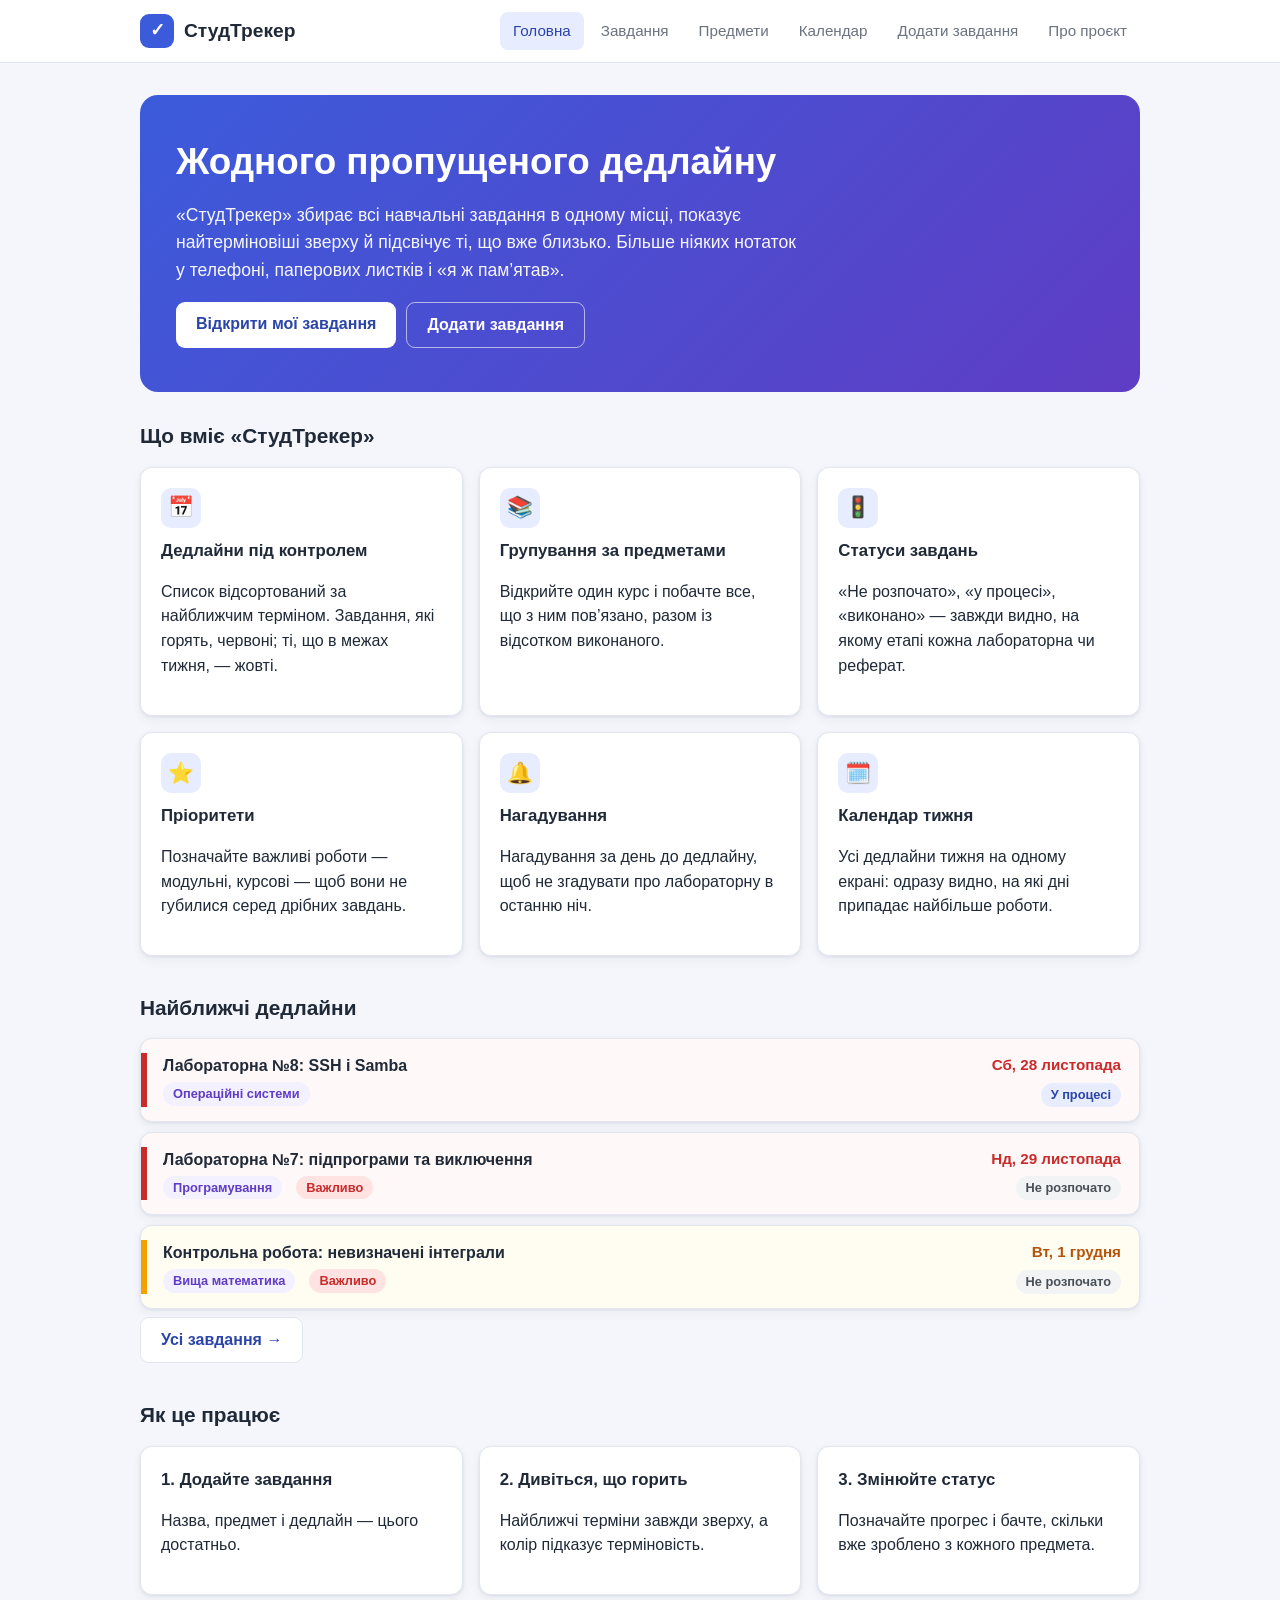
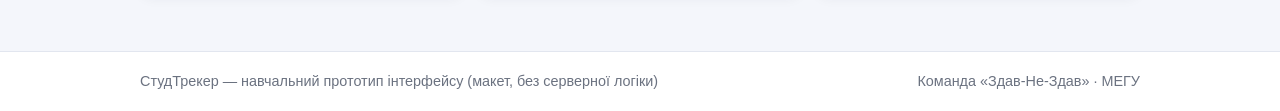
<file: index.html>
<!DOCTYPE html>
<html lang="uk">
<head>
  <meta charset="UTF-8">
  <meta name="viewport" content="width=device-width, initial-scale=1">
  <title>СтудТрекер — трекер навчальних завдань і дедлайнів</title>
  <meta name="description" content="СтудТрекер збирає всі навчальні завдання в одному місці, сортує їх за дедлайном і групує за предметами.">
  <link rel="stylesheet" href="css/style.css">
</head>
<body>

  <header class="site-header">
    <div class="inner">
      <a class="logo" href="index.html"><span class="logo-mark">✓</span> СтудТрекер</a>
      <nav aria-label="Основна навігація">
        <ul class="nav">
          <li><a class="active" href="index.html">Головна</a></li>
          <li><a href="tasks.html">Завдання</a></li>
          <li><a href="subjects.html">Предмети</a></li>
          <li><a href="calendar.html">Календар</a></li>
          <li><a href="add-task.html">Додати завдання</a></li>
          <li><a href="about.html">Про проєкт</a></li>
        </ul>
      </nav>
    </div>
  </header>

  <main>
    <section class="hero">
      <h1>Жодного пропущеного дедлайну</h1>
      <p>«СтудТрекер» збирає всі навчальні завдання в одному місці, показує найтерміновіші зверху й підсвічує ті, що вже близько. Більше ніяких нотаток у телефоні, паперових листків і «я ж пам’ятав».</p>
      <div class="actions">
        <a class="btn" href="tasks.html">Відкрити мої завдання</a>
        <a class="btn secondary" href="add-task.html">Додати завдання</a>
      </div>
    </section>

    <section aria-labelledby="features">
      <h2 id="features" class="first-heading">Що вміє «СтудТрекер»</h2>
      <div class="grid cols-3">
        <article class="card">
          <div class="feature-icon">📅</div>
          <h3>Дедлайни під контролем</h3>
          <p>Список відсортований за найближчим терміном. Завдання, які горять, червоні; ті, що в межах тижня, — жовті.</p>
        </article>
        <article class="card">
          <div class="feature-icon">📚</div>
          <h3>Групування за предметами</h3>
          <p>Відкрийте один курс і побачте все, що з ним пов’язано, разом із відсотком виконаного.</p>
        </article>
        <article class="card">
          <div class="feature-icon">🚦</div>
          <h3>Статуси завдань</h3>
          <p>«Не розпочато», «у процесі», «виконано» — завжди видно, на якому етапі кожна лабораторна чи реферат.</p>
        </article>
        <article class="card">
          <div class="feature-icon">⭐</div>
          <h3>Пріоритети</h3>
          <p>Позначайте важливі роботи — модульні, курсові — щоб вони не губилися серед дрібних завдань.</p>
        </article>
        <article class="card">
          <div class="feature-icon">🔔</div>
          <h3>Нагадування</h3>
          <p>Нагадування за день до дедлайну, щоб не згадувати про лабораторну в останню ніч.</p>
        </article>
        <article class="card">
          <div class="feature-icon">🗓️</div>
          <h3>Календар тижня</h3>
          <p>Усі дедлайни тижня на одному екрані: одразу видно, на які дні припадає найбільше роботи.</p>
        </article>
      </div>
    </section>

    <section aria-labelledby="soon">
      <h2 id="soon">Найближчі дедлайни</h2>
      <ul class="task-list">
        <li class="task urgent">
          <span class="bar"></span>
          <div>
            <p class="title">Лабораторна №8: SSH і Samba</p>
            <div class="meta"><span class="badge subject">Операційні системи</span></div>
          </div>
          <div class="side">
            <span class="deadline">Сб, 28 листопада</span>
            <span class="badge progress">У процесі</span>
          </div>
        </li>
        <li class="task urgent">
          <span class="bar"></span>
          <div>
            <p class="title">Лабораторна №7: підпрограми та виключення</p>
            <div class="meta"><span class="badge subject">Програмування</span> <span class="badge important">Важливо</span></div>
          </div>
          <div class="side">
            <span class="deadline">Нд, 29 листопада</span>
            <span class="badge todo">Не розпочато</span>
          </div>
        </li>
        <li class="task soon">
          <span class="bar"></span>
          <div>
            <p class="title">Контрольна робота: невизначені інтеграли</p>
            <div class="meta"><span class="badge subject">Вища математика</span> <span class="badge important">Важливо</span></div>
          </div>
          <div class="side">
            <span class="deadline">Вт, 1 грудня</span>
            <span class="badge todo">Не розпочато</span>
          </div>
        </li>
      </ul>
      <div class="actions">
        <a class="btn secondary" href="tasks.html">Усі завдання →</a>
      </div>
    </section>

    <section aria-labelledby="how">
      <h2 id="how">Як це працює</h2>
      <div class="grid cols-3">
        <div class="card"><h3>1. Додайте завдання</h3><p>Назва, предмет і дедлайн — цього достатньо.</p></div>
        <div class="card"><h3>2. Дивіться, що горить</h3><p>Найближчі терміни завжди зверху, а колір підказує терміновість.</p></div>
        <div class="card"><h3>3. Змінюйте статус</h3><p>Позначайте прогрес і бачте, скільки вже зроблено з кожного предмета.</p></div>
      </div>
    </section>
  </main>

  <footer class="site-footer">
    <div class="inner">
      <span>СтудТрекер — навчальний прототип інтерфейсу (макет, без серверної логіки)</span>
      <span>Команда «Здав-Не-Здав» · МЕГУ</span>
    </div>
  </footer>

</body>
</html>
</file>
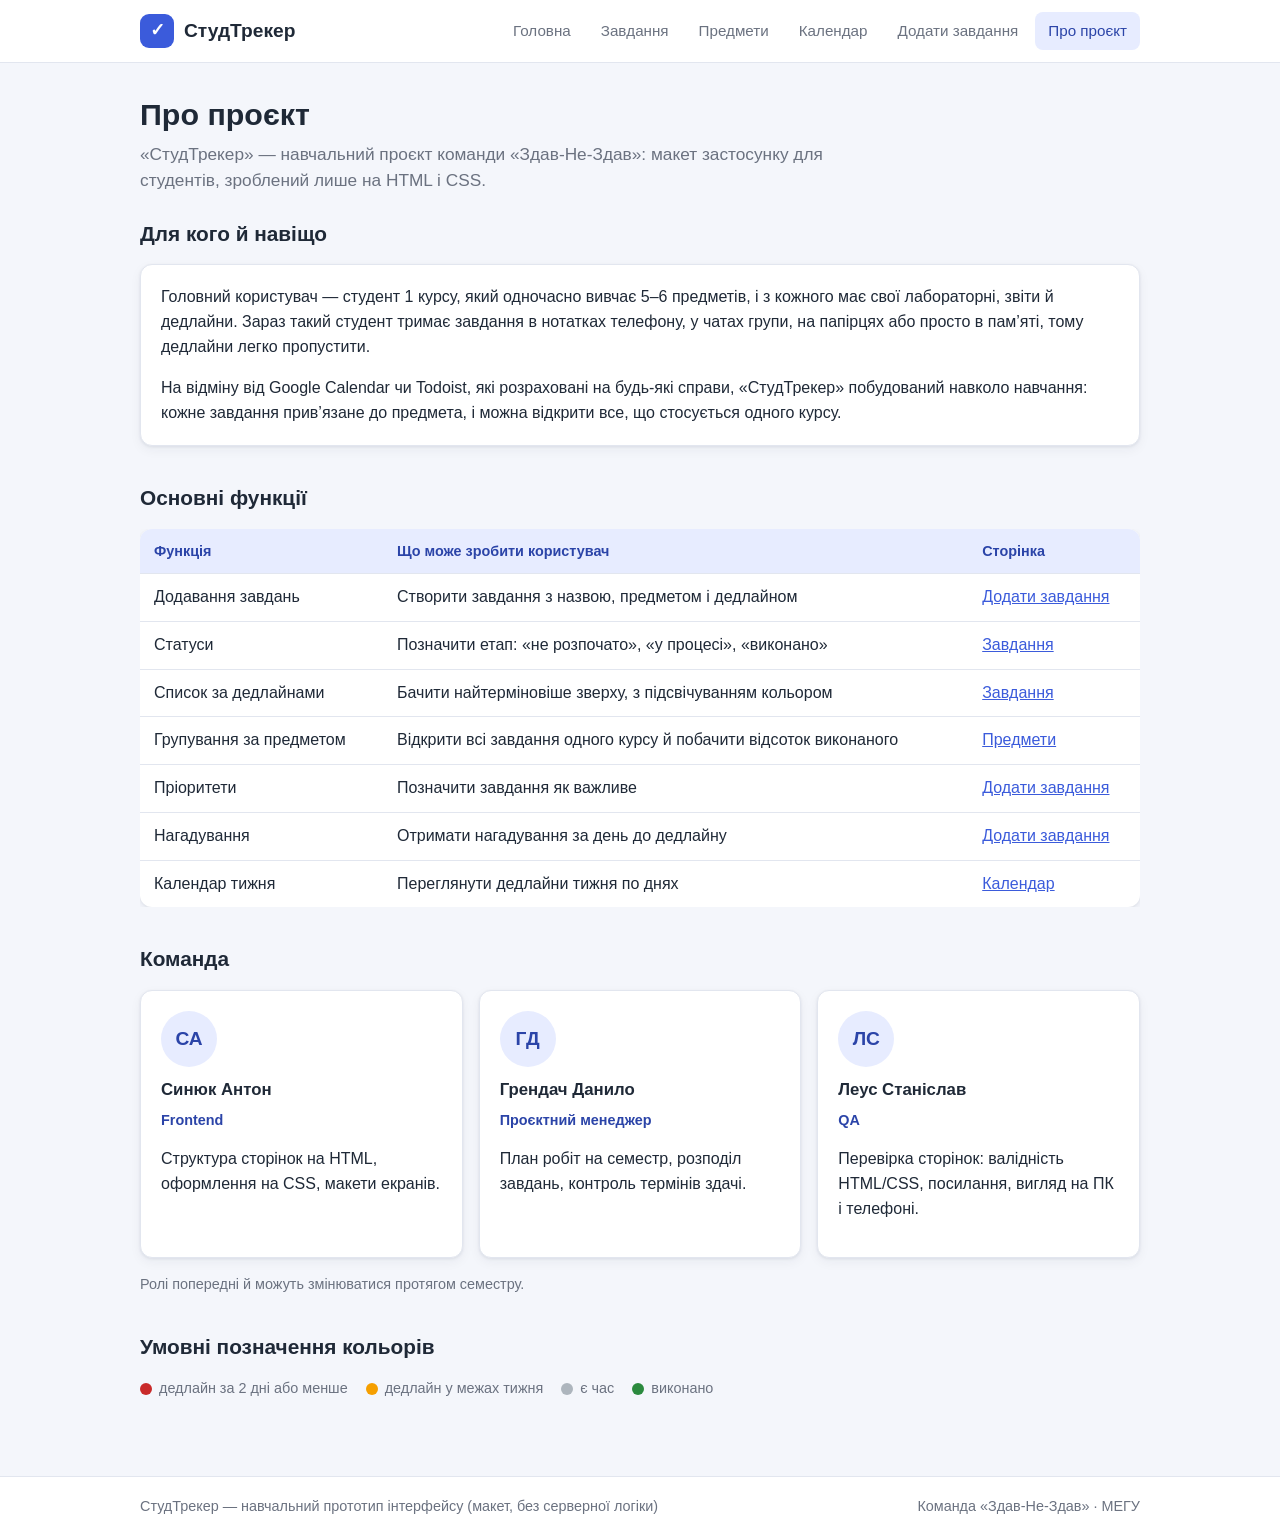
<file: about.html>
<!DOCTYPE html>
<html lang="uk">
<head>
  <meta charset="UTF-8">
  <meta name="viewport" content="width=device-width, initial-scale=1">
  <title>Про проєкт — СтудТрекер</title>
  <link rel="stylesheet" href="css/style.css">
</head>
<body>

  <header class="site-header">
    <div class="inner">
      <a class="logo" href="index.html"><span class="logo-mark">✓</span> СтудТрекер</a>
      <nav aria-label="Основна навігація">
        <ul class="nav">
          <li><a href="index.html">Головна</a></li>
          <li><a href="tasks.html">Завдання</a></li>
          <li><a href="subjects.html">Предмети</a></li>
          <li><a href="calendar.html">Календар</a></li>
          <li><a href="add-task.html">Додати завдання</a></li>
          <li><a class="active" href="about.html">Про проєкт</a></li>
        </ul>
      </nav>
    </div>
  </header>

  <main>
    <h1>Про проєкт</h1>
    <p class="lead">«СтудТрекер» — навчальний проєкт команди «Здав-Не-Здав»: макет застосунку для студентів, зроблений лише на HTML і CSS.</p>

    <section aria-labelledby="idea">
      <h2 id="idea" class="first-heading">Для кого й навіщо</h2>
      <div class="card">
        <p>Головний користувач — студент 1 курсу, який одночасно вивчає 5–6 предметів, і з кожного має свої лабораторні, звіти й дедлайни. Зараз такий студент тримає завдання в нотатках телефону, у чатах групи, на папірцях або просто в пам’яті, тому дедлайни легко пропустити.</p>
        <p class="no-margin-bottom">На відміну від Google Calendar чи Todoist, які розраховані на будь-які справи, «СтудТрекер» побудований навколо навчання: кожне завдання прив’язане до предмета, і можна відкрити все, що стосується одного курсу.</p>
      </div>
    </section>

    <section aria-labelledby="features">
      <h2 id="features">Основні функції</h2>
      <div class="table-wrap">
        <table class="plain">
          <thead>
            <tr><th>Функція</th><th>Що може зробити користувач</th><th>Сторінка</th></tr>
          </thead>
          <tbody>
            <tr><td>Додавання завдань</td><td>Створити завдання з назвою, предметом і дедлайном</td><td><a href="add-task.html">Додати завдання</a></td></tr>
            <tr><td>Статуси</td><td>Позначити етап: «не розпочато», «у процесі», «виконано»</td><td><a href="tasks.html">Завдання</a></td></tr>
            <tr><td>Список за дедлайнами</td><td>Бачити найтерміновіше зверху, з підсвічуванням кольором</td><td><a href="tasks.html">Завдання</a></td></tr>
            <tr><td>Групування за предметом</td><td>Відкрити всі завдання одного курсу й побачити відсоток виконаного</td><td><a href="subjects.html">Предмети</a></td></tr>
            <tr><td>Пріоритети</td><td>Позначити завдання як важливе</td><td><a href="add-task.html">Додати завдання</a></td></tr>
            <tr><td>Нагадування</td><td>Отримати нагадування за день до дедлайну</td><td><a href="add-task.html">Додати завдання</a></td></tr>
            <tr><td>Календар тижня</td><td>Переглянути дедлайни тижня по днях</td><td><a href="calendar.html">Календар</a></td></tr>
          </tbody>
        </table>
      </div>
    </section>

    <section aria-labelledby="team">
      <h2 id="team">Команда</h2>
      <div class="grid cols-3">
        <article class="card team-card">
          <div class="avatar">СА</div>
          <h3>Синюк Антон</h3>
          <p class="role">Frontend</p>
          <p>Структура сторінок на HTML, оформлення на CSS, макети екранів.</p>
        </article>
        <article class="card team-card">
          <div class="avatar">ГД</div>
          <h3>Грендач Данило</h3>
          <p class="role">Проєктний менеджер</p>
          <p>План робіт на семестр, розподіл завдань, контроль термінів здачі.</p>
        </article>
        <article class="card team-card">
          <div class="avatar">ЛС</div>
          <h3>Леус Станіслав</h3>
          <p class="role">QA</p>
          <p>Перевірка сторінок: валідність HTML/CSS, посилання, вигляд на ПК і телефоні.</p>
        </article>
      </div>
      <p class="note">Ролі попередні й можуть змінюватися протягом семестру.</p>
    </section>

    <section aria-labelledby="legend">
      <h2 id="legend">Умовні позначення кольорів</h2>
      <ul class="legend">
        <li><span class="dot urgent"></span> дедлайн за 2 дні або менше</li>
        <li><span class="dot soon"></span> дедлайн у межах тижня</li>
        <li><span class="dot later"></span> є час</li>
        <li><span class="dot done"></span> виконано</li>
      </ul>
    </section>
  </main>

  <footer class="site-footer">
    <div class="inner">
      <span>СтудТрекер — навчальний прототип інтерфейсу (макет, без серверної логіки)</span>
      <span>Команда «Здав-Не-Здав» · МЕГУ</span>
    </div>
  </footer>

</body>
</html>
</file>
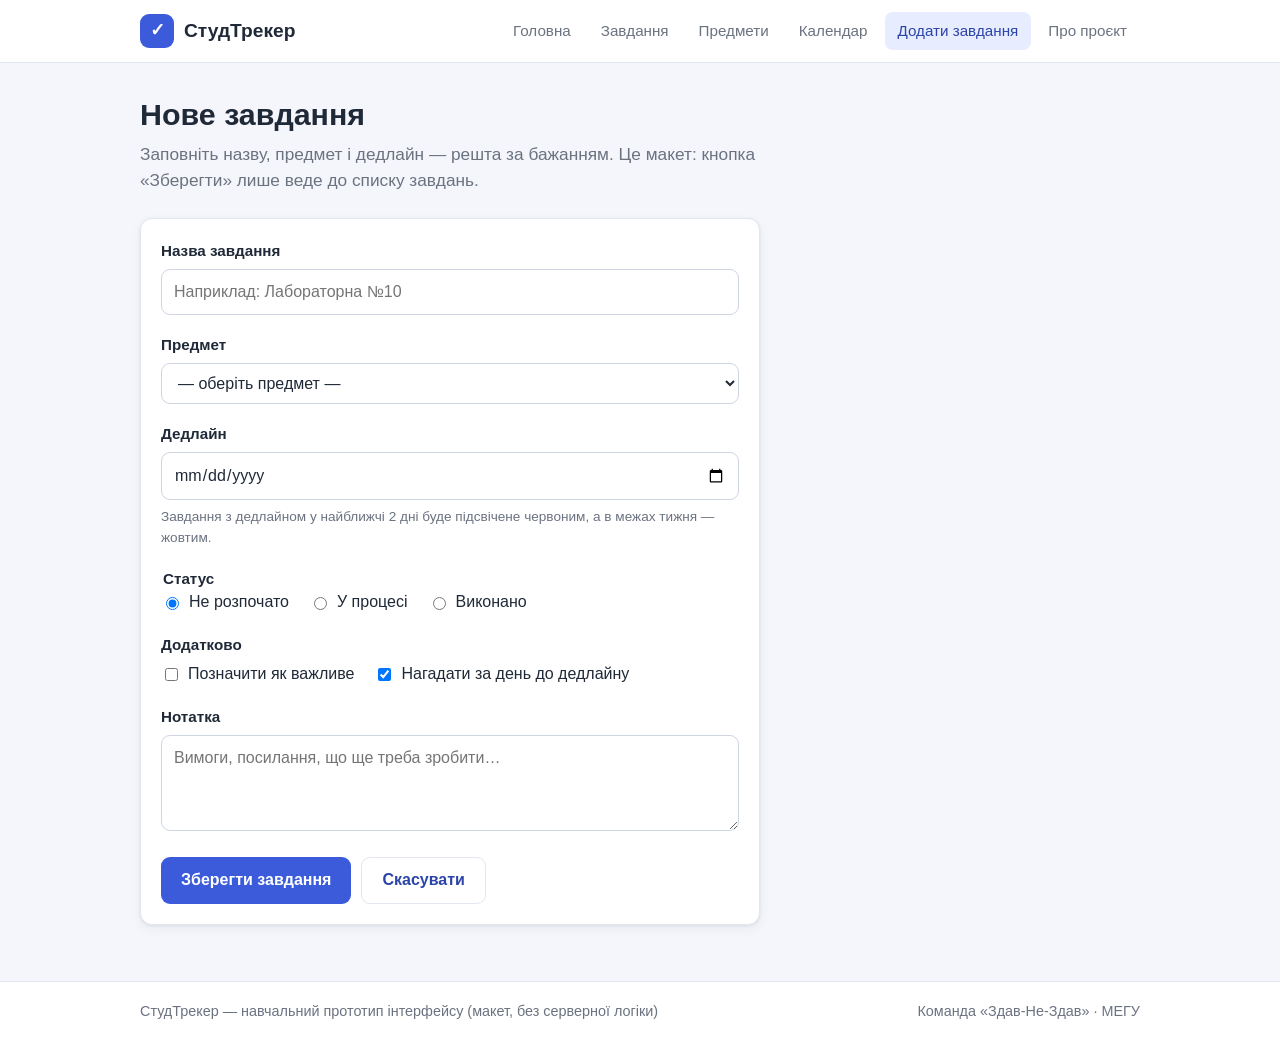
<file: add-task.html>
<!DOCTYPE html>
<html lang="uk">
<head>
  <meta charset="UTF-8">
  <meta name="viewport" content="width=device-width, initial-scale=1">
  <title>Додати завдання — СтудТрекер</title>
  <link rel="stylesheet" href="css/style.css">
</head>
<body>

  <header class="site-header">
    <div class="inner">
      <a class="logo" href="index.html"><span class="logo-mark">✓</span> СтудТрекер</a>
      <nav aria-label="Основна навігація">
        <ul class="nav">
          <li><a href="index.html">Головна</a></li>
          <li><a href="tasks.html">Завдання</a></li>
          <li><a href="subjects.html">Предмети</a></li>
          <li><a href="calendar.html">Календар</a></li>
          <li><a class="active" href="add-task.html">Додати завдання</a></li>
          <li><a href="about.html">Про проєкт</a></li>
        </ul>
      </nav>
    </div>
  </header>

  <main>
    <h1>Нове завдання</h1>
    <p class="lead">Заповніть назву, предмет і дедлайн — решта за бажанням. Це макет: кнопка «Зберегти» лише веде до списку завдань.</p>

    <form class="form card" action="tasks.html" method="get">

      <div class="field">
        <label for="title">Назва завдання</label>
        <input type="text" id="title" name="title" placeholder="Наприклад: Лабораторна №10" required>
      </div>

      <div class="field">
        <label for="subject">Предмет</label>
        <select id="subject" name="subject" required>
          <option value="">— оберіть предмет —</option>
          <option>Програмування</option>
          <option>Операційні системи</option>
          <option>Веб-програмування</option>
          <option>Вища математика</option>
          <option>Англійська мова</option>
          <option>Основи Інтернету речей</option>
        </select>
      </div>

      <div class="field">
        <label for="deadline">Дедлайн</label>
        <input type="date" id="deadline" name="deadline" required>
        <span class="hint">Завдання з дедлайном у найближчі 2 дні буде підсвічене червоним, а в межах тижня — жовтим.</span>
      </div>

      <fieldset class="field">
        <legend class="legend-title">Статус</legend>
        <div class="choices">
          <label><input type="radio" name="status" value="todo" checked> Не розпочато</label>
          <label><input type="radio" name="status" value="progress"> У процесі</label>
          <label><input type="radio" name="status" value="done"> Виконано</label>
        </div>
      </fieldset>

      <div class="field">
        <span class="legend-title">Додатково</span>
        <div class="choices">
          <label><input type="checkbox" name="important"> Позначити як важливе</label>
          <label><input type="checkbox" name="reminder" checked> Нагадати за день до дедлайну</label>
        </div>
      </div>

      <div class="field">
        <label for="note">Нотатка</label>
        <textarea id="note" name="note" rows="3" placeholder="Вимоги, посилання, що ще треба зробити…"></textarea>
      </div>

      <div class="actions">
        <button type="submit" class="btn">Зберегти завдання</button>
        <a class="btn secondary" href="tasks.html">Скасувати</a>
      </div>
    </form>
  </main>

  <footer class="site-footer">
    <div class="inner">
      <span>СтудТрекер — навчальний прототип інтерфейсу (макет, без серверної логіки)</span>
      <span>Команда «Здав-Не-Здав» · МЕГУ</span>
    </div>
  </footer>

</body>
</html>
</file>
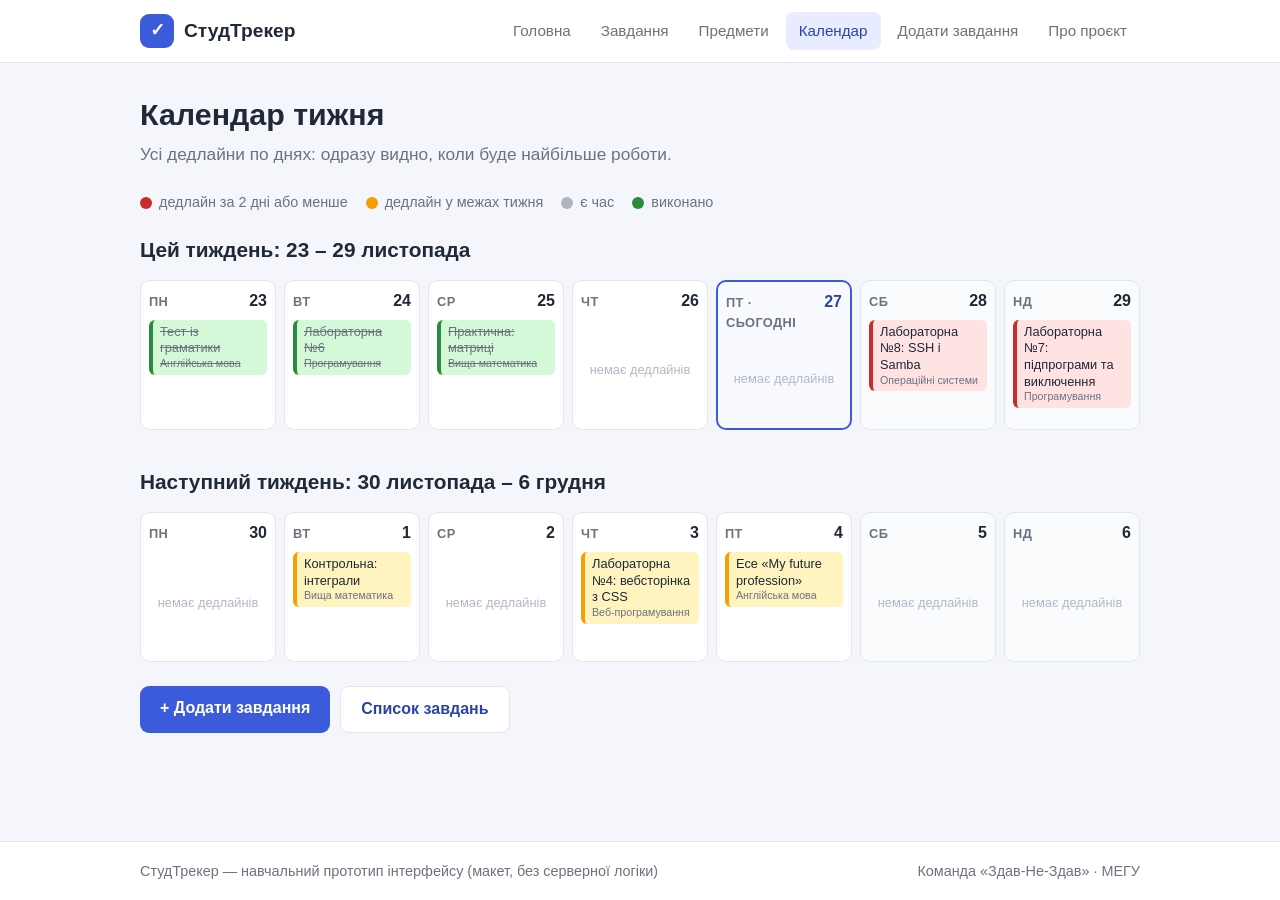
<file: calendar.html>
<!DOCTYPE html>
<html lang="uk">
<head>
  <meta charset="UTF-8">
  <meta name="viewport" content="width=device-width, initial-scale=1">
  <title>Календар тижня — СтудТрекер</title>
  <link rel="stylesheet" href="css/style.css">
</head>
<body>

  <header class="site-header">
    <div class="inner">
      <a class="logo" href="index.html"><span class="logo-mark">✓</span> СтудТрекер</a>
      <nav aria-label="Основна навігація">
        <ul class="nav">
          <li><a href="index.html">Головна</a></li>
          <li><a href="tasks.html">Завдання</a></li>
          <li><a href="subjects.html">Предмети</a></li>
          <li><a class="active" href="calendar.html">Календар</a></li>
          <li><a href="add-task.html">Додати завдання</a></li>
          <li><a href="about.html">Про проєкт</a></li>
        </ul>
      </nav>
    </div>
  </header>

  <main>
    <h1>Календар тижня</h1>
    <p class="lead">Усі дедлайни по днях: одразу видно, коли буде найбільше роботи.</p>

    <ul class="legend" aria-label="Умовні позначення">
      <li><span class="dot urgent"></span> дедлайн за 2 дні або менше</li>
      <li><span class="dot soon"></span> дедлайн у межах тижня</li>
      <li><span class="dot later"></span> є час</li>
      <li><span class="dot done"></span> виконано</li>
    </ul>

    <h2 class="first-heading">Цей тиждень: 23 – 29 листопада</h2>
    <div class="week">

      <div class="day">
        <div class="day-head"><span class="day-name">Пн</span><span class="day-num">23</span></div>
        <div class="event done">Тест із граматики<small>Англійська мова</small></div>
      </div>

      <div class="day">
        <div class="day-head"><span class="day-name">Вт</span><span class="day-num">24</span></div>
        <div class="event done">Лабораторна №6<small>Програмування</small></div>
      </div>

      <div class="day">
        <div class="day-head"><span class="day-name">Ср</span><span class="day-num">25</span></div>
        <div class="event done">Практична: матриці<small>Вища математика</small></div>
      </div>

      <div class="day">
        <div class="day-head"><span class="day-name">Чт</span><span class="day-num">26</span></div>
        <span class="empty">немає дедлайнів</span>
      </div>

      <div class="day today">
        <div class="day-head"><span class="day-name">Пт · сьогодні</span><span class="day-num">27</span></div>
        <span class="empty">немає дедлайнів</span>
      </div>

      <div class="day weekend">
        <div class="day-head"><span class="day-name">Сб</span><span class="day-num">28</span></div>
        <div class="event urgent">Лабораторна №8: SSH і Samba<small>Операційні системи</small></div>
      </div>

      <div class="day weekend">
        <div class="day-head"><span class="day-name">Нд</span><span class="day-num">29</span></div>
        <div class="event urgent">Лабораторна №7: підпрограми та виключення<small>Програмування</small></div>
      </div>
    </div>

    <h2>Наступний тиждень: 30 листопада – 6 грудня</h2>
    <div class="week">

      <div class="day">
        <div class="day-head"><span class="day-name">Пн</span><span class="day-num">30</span></div>
        <span class="empty">немає дедлайнів</span>
      </div>

      <div class="day">
        <div class="day-head"><span class="day-name">Вт</span><span class="day-num">1</span></div>
        <div class="event soon">Контрольна: інтеграли<small>Вища математика</small></div>
      </div>

      <div class="day">
        <div class="day-head"><span class="day-name">Ср</span><span class="day-num">2</span></div>
        <span class="empty">немає дедлайнів</span>
      </div>

      <div class="day">
        <div class="day-head"><span class="day-name">Чт</span><span class="day-num">3</span></div>
        <div class="event soon">Лабораторна №4: вебсторінка з CSS<small>Веб-програмування</small></div>
      </div>

      <div class="day">
        <div class="day-head"><span class="day-name">Пт</span><span class="day-num">4</span></div>
        <div class="event soon">Есе «My future profession»<small>Англійська мова</small></div>
      </div>

      <div class="day weekend">
        <div class="day-head"><span class="day-name">Сб</span><span class="day-num">5</span></div>
        <span class="empty">немає дедлайнів</span>
      </div>

      <div class="day weekend">
        <div class="day-head"><span class="day-name">Нд</span><span class="day-num">6</span></div>
        <span class="empty">немає дедлайнів</span>
      </div>
    </div>

    <div class="actions actions-spaced">
      <a class="btn" href="add-task.html">+ Додати завдання</a>
      <a class="btn secondary" href="tasks.html">Список завдань</a>
    </div>
  </main>

  <footer class="site-footer">
    <div class="inner">
      <span>СтудТрекер — навчальний прототип інтерфейсу (макет, без серверної логіки)</span>
      <span>Команда «Здав-Не-Здав» · МЕГУ</span>
    </div>
  </footer>

</body>
</html>
</file>
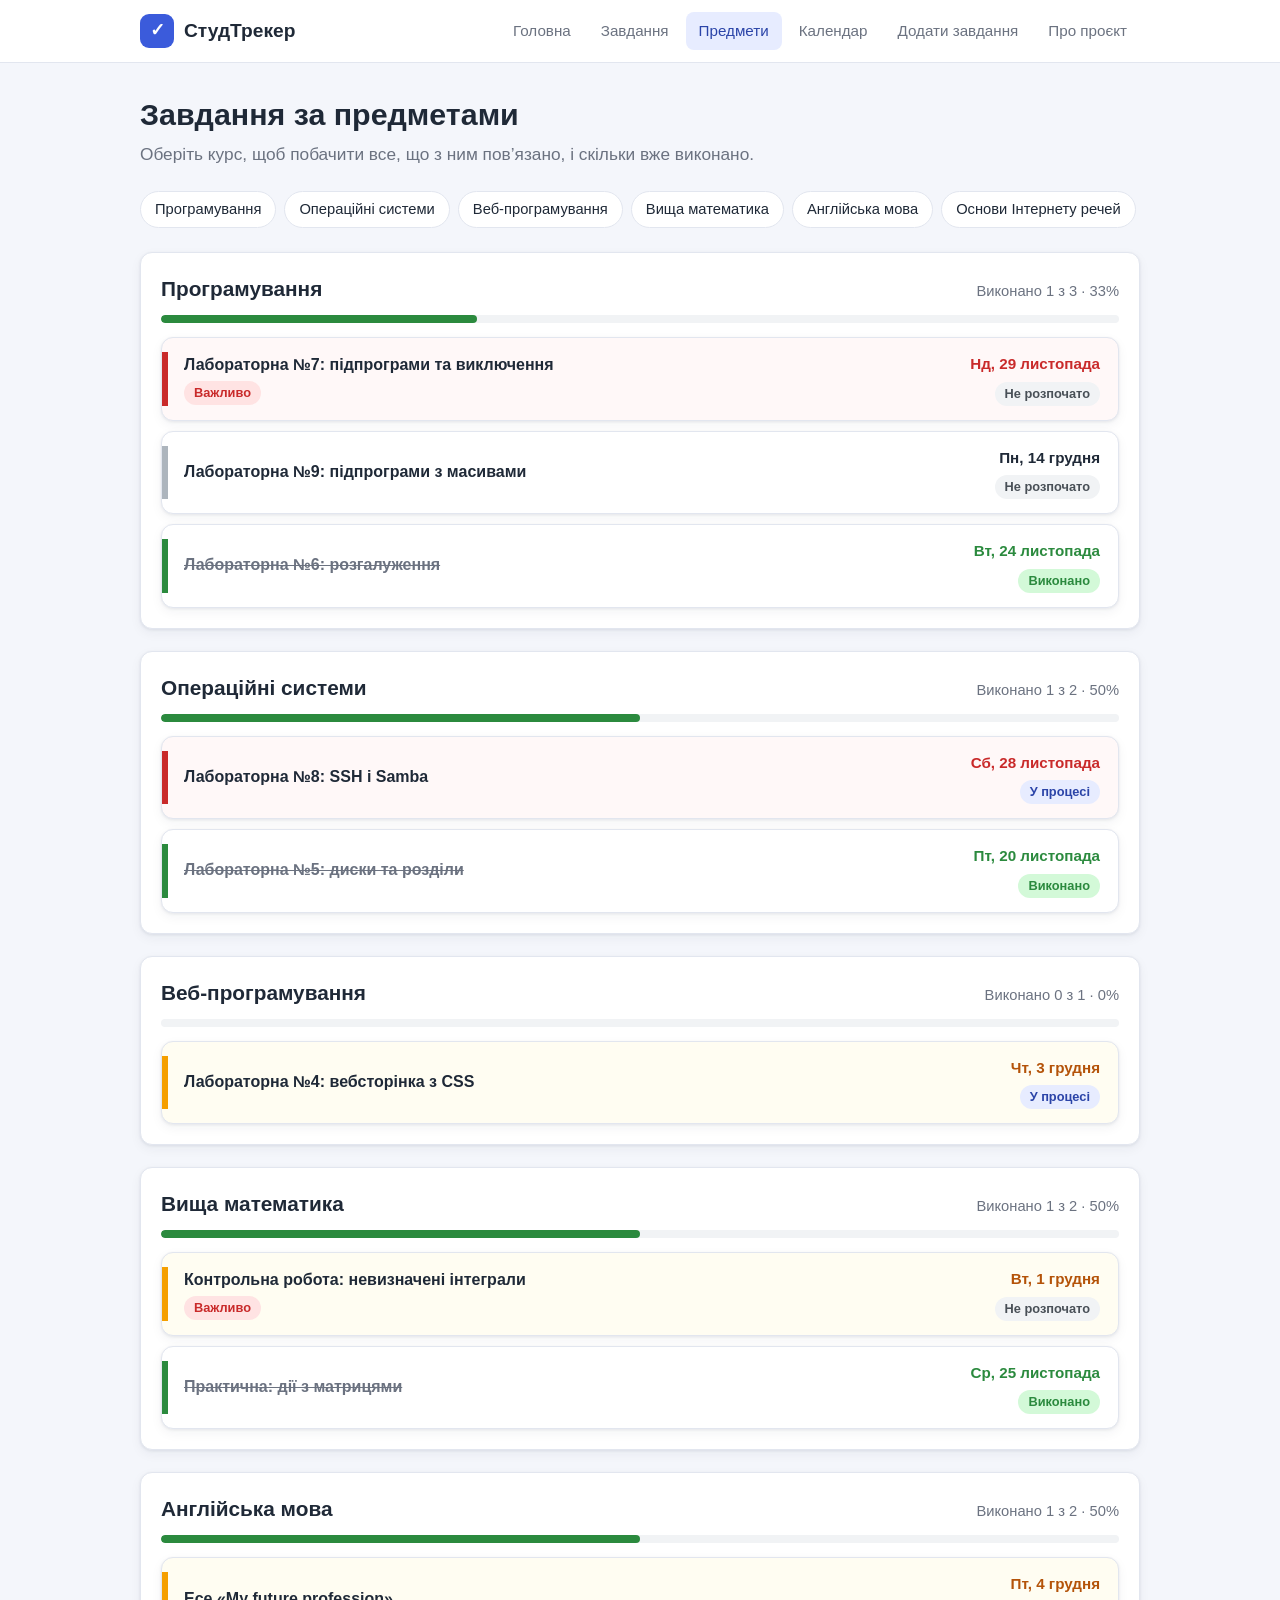
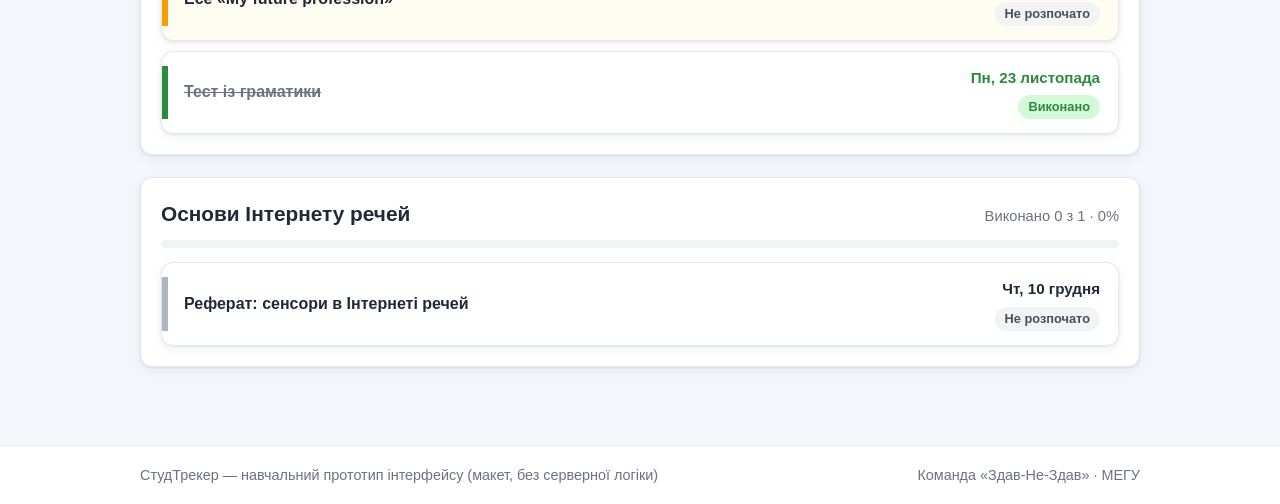
<file: subjects.html>
<!DOCTYPE html>
<html lang="uk">
<head>
  <meta charset="UTF-8">
  <meta name="viewport" content="width=device-width, initial-scale=1">
  <title>Предмети — СтудТрекер</title>
  <link rel="stylesheet" href="css/style.css">
</head>
<body>

  <header class="site-header">
    <div class="inner">
      <a class="logo" href="index.html"><span class="logo-mark">✓</span> СтудТрекер</a>
      <nav aria-label="Основна навігація">
        <ul class="nav">
          <li><a href="index.html">Головна</a></li>
          <li><a href="tasks.html">Завдання</a></li>
          <li><a class="active" href="subjects.html">Предмети</a></li>
          <li><a href="calendar.html">Календар</a></li>
          <li><a href="add-task.html">Додати завдання</a></li>
          <li><a href="about.html">Про проєкт</a></li>
        </ul>
      </nav>
    </div>
  </header>

  <main>
    <h1>Завдання за предметами</h1>
    <p class="lead">Оберіть курс, щоб побачити все, що з ним пов’язано, і скільки вже виконано.</p>

    <ul class="subject-nav" aria-label="Перехід до предмета">
      <li><a href="#prog">Програмування</a></li>
      <li><a href="#os">Операційні системи</a></li>
      <li><a href="#web">Веб-програмування</a></li>
      <li><a href="#math">Вища математика</a></li>
      <li><a href="#eng">Англійська мова</a></li>
      <li><a href="#iot">Основи Інтернету речей</a></li>
    </ul>

    <section class="subject-block card" id="prog">
      <div class="subject-head">
        <h2>Програмування</h2>
        <span class="count">Виконано 1 з 3 · 33%</span>
      </div>
      <div class="progress-track"><div class="progress-fill w-33"></div></div>
      <ul class="task-list">
        <li class="task urgent">
          <span class="bar"></span>
          <div>
            <p class="title">Лабораторна №7: підпрограми та виключення</p>
            <div class="meta"><span class="badge important">Важливо</span></div>
          </div>
          <div class="side">
            <time class="deadline" datetime="2026-11-29">Нд, 29 листопада</time>
            <span class="badge todo">Не розпочато</span>
          </div>
        </li>
        <li class="task">
          <span class="bar"></span>
          <div><p class="title">Лабораторна №9: підпрограми з масивами</p></div>
          <div class="side">
            <time class="deadline" datetime="2026-12-14">Пн, 14 грудня</time>
            <span class="badge todo">Не розпочато</span>
          </div>
        </li>
        <li class="task done">
          <span class="bar"></span>
          <div><p class="title">Лабораторна №6: розгалуження</p></div>
          <div class="side">
            <time class="deadline" datetime="2026-11-24">Вт, 24 листопада</time>
            <span class="badge finished">Виконано</span>
          </div>
        </li>
      </ul>
    </section>

    <section class="subject-block card" id="os">
      <div class="subject-head">
        <h2>Операційні системи</h2>
        <span class="count">Виконано 1 з 2 · 50%</span>
      </div>
      <div class="progress-track"><div class="progress-fill w-50"></div></div>
      <ul class="task-list">
        <li class="task urgent">
          <span class="bar"></span>
          <div><p class="title">Лабораторна №8: SSH і Samba</p></div>
          <div class="side">
            <time class="deadline" datetime="2026-11-28">Сб, 28 листопада</time>
            <span class="badge progress">У процесі</span>
          </div>
        </li>
        <li class="task done">
          <span class="bar"></span>
          <div><p class="title">Лабораторна №5: диски та розділи</p></div>
          <div class="side">
            <time class="deadline" datetime="2026-11-20">Пт, 20 листопада</time>
            <span class="badge finished">Виконано</span>
          </div>
        </li>
      </ul>
    </section>

    <section class="subject-block card" id="web">
      <div class="subject-head">
        <h2>Веб-програмування</h2>
        <span class="count">Виконано 0 з 1 · 0%</span>
      </div>
      <div class="progress-track"><div class="progress-fill w-0"></div></div>
      <ul class="task-list">
        <li class="task soon">
          <span class="bar"></span>
          <div><p class="title">Лабораторна №4: вебсторінка з CSS</p></div>
          <div class="side">
            <time class="deadline" datetime="2026-12-03">Чт, 3 грудня</time>
            <span class="badge progress">У процесі</span>
          </div>
        </li>
      </ul>
    </section>

    <section class="subject-block card" id="math">
      <div class="subject-head">
        <h2>Вища математика</h2>
        <span class="count">Виконано 1 з 2 · 50%</span>
      </div>
      <div class="progress-track"><div class="progress-fill w-50"></div></div>
      <ul class="task-list">
        <li class="task soon">
          <span class="bar"></span>
          <div>
            <p class="title">Контрольна робота: невизначені інтеграли</p>
            <div class="meta"><span class="badge important">Важливо</span></div>
          </div>
          <div class="side">
            <time class="deadline" datetime="2026-12-01">Вт, 1 грудня</time>
            <span class="badge todo">Не розпочато</span>
          </div>
        </li>
        <li class="task done">
          <span class="bar"></span>
          <div><p class="title">Практична: дії з матрицями</p></div>
          <div class="side">
            <time class="deadline" datetime="2026-11-25">Ср, 25 листопада</time>
            <span class="badge finished">Виконано</span>
          </div>
        </li>
      </ul>
    </section>

    <section class="subject-block card" id="eng">
      <div class="subject-head">
        <h2>Англійська мова</h2>
        <span class="count">Виконано 1 з 2 · 50%</span>
      </div>
      <div class="progress-track"><div class="progress-fill w-50"></div></div>
      <ul class="task-list">
        <li class="task soon">
          <span class="bar"></span>
          <div><p class="title">Есе «My future profession»</p></div>
          <div class="side">
            <time class="deadline" datetime="2026-12-04">Пт, 4 грудня</time>
            <span class="badge todo">Не розпочато</span>
          </div>
        </li>
        <li class="task done">
          <span class="bar"></span>
          <div><p class="title">Тест із граматики</p></div>
          <div class="side">
            <time class="deadline" datetime="2026-11-23">Пн, 23 листопада</time>
            <span class="badge finished">Виконано</span>
          </div>
        </li>
      </ul>
    </section>

    <section class="subject-block card" id="iot">
      <div class="subject-head">
        <h2>Основи Інтернету речей</h2>
        <span class="count">Виконано 0 з 1 · 0%</span>
      </div>
      <div class="progress-track"><div class="progress-fill w-0"></div></div>
      <ul class="task-list">
        <li class="task">
          <span class="bar"></span>
          <div><p class="title">Реферат: сенсори в Інтернеті речей</p></div>
          <div class="side">
            <time class="deadline" datetime="2026-12-10">Чт, 10 грудня</time>
            <span class="badge todo">Не розпочато</span>
          </div>
        </li>
      </ul>
    </section>
  </main>

  <footer class="site-footer">
    <div class="inner">
      <span>СтудТрекер — навчальний прототип інтерфейсу (макет, без серверної логіки)</span>
      <span>Команда «Здав-Не-Здав» · МЕГУ</span>
    </div>
  </footer>

</body>
</html>
</file>
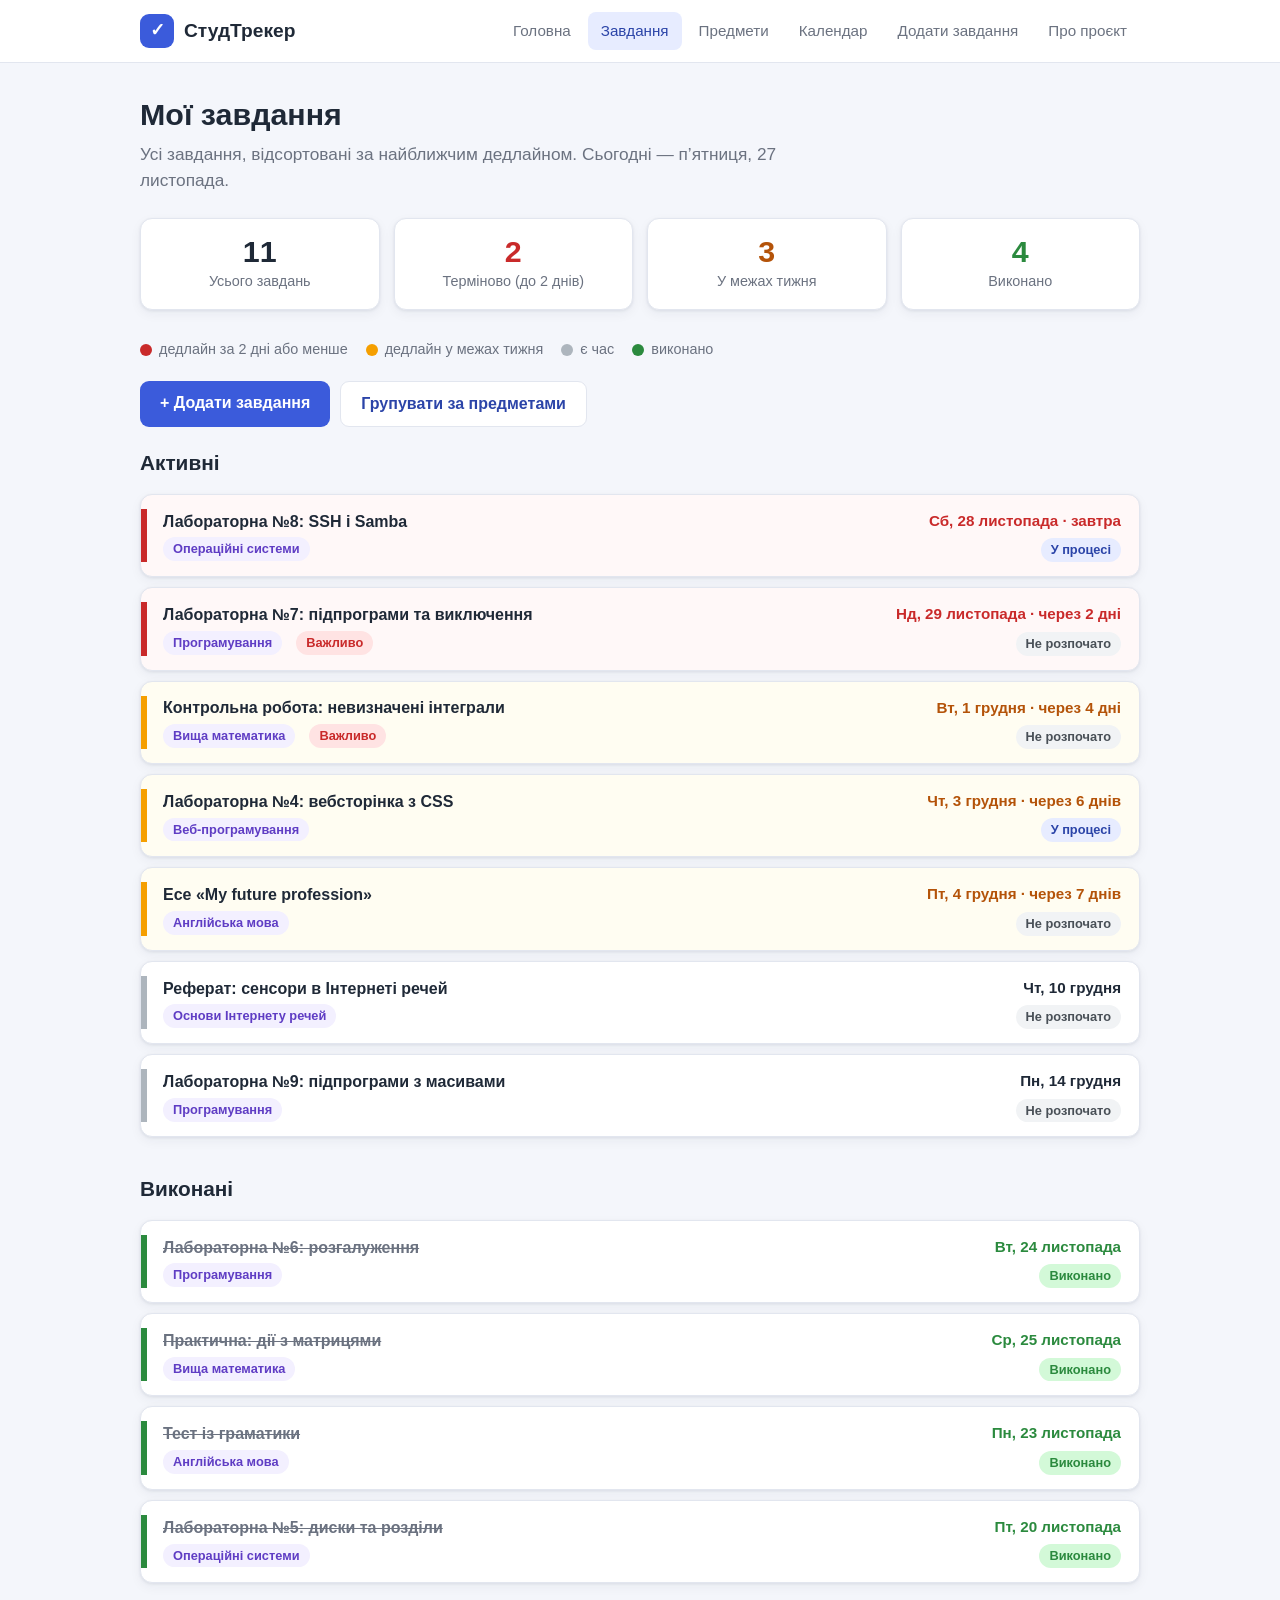
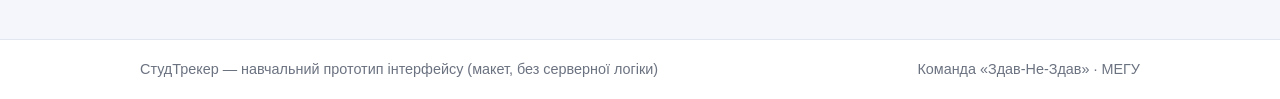
<file: tasks.html>
<!DOCTYPE html>
<html lang="uk">
<head>
  <meta charset="UTF-8">
  <meta name="viewport" content="width=device-width, initial-scale=1">
  <title>Завдання — СтудТрекер</title>
  <link rel="stylesheet" href="css/style.css">
</head>
<body>

  <header class="site-header">
    <div class="inner">
      <a class="logo" href="index.html"><span class="logo-mark">✓</span> СтудТрекер</a>
      <nav aria-label="Основна навігація">
        <ul class="nav">
          <li><a href="index.html">Головна</a></li>
          <li><a class="active" href="tasks.html">Завдання</a></li>
          <li><a href="subjects.html">Предмети</a></li>
          <li><a href="calendar.html">Календар</a></li>
          <li><a href="add-task.html">Додати завдання</a></li>
          <li><a href="about.html">Про проєкт</a></li>
        </ul>
      </nav>
    </div>
  </header>

  <main>
    <h1>Мої завдання</h1>
    <p class="lead">Усі завдання, відсортовані за найближчим дедлайном. Сьогодні — п’ятниця, 27 листопада.</p>

    <section class="stats" aria-label="Зведення">
      <div class="card stat"><span class="num">11</span><span class="label">Усього завдань</span></div>
      <div class="card stat urgent"><span class="num">2</span><span class="label">Терміново (до 2 днів)</span></div>
      <div class="card stat soon"><span class="num">3</span><span class="label">У межах тижня</span></div>
      <div class="card stat done"><span class="num">4</span><span class="label">Виконано</span></div>
    </section>

    <ul class="legend" aria-label="Умовні позначення">
      <li><span class="dot urgent"></span> дедлайн за 2 дні або менше</li>
      <li><span class="dot soon"></span> дедлайн у межах тижня</li>
      <li><span class="dot later"></span> є час</li>
      <li><span class="dot done"></span> виконано</li>
    </ul>

    <div class="actions actions-below">
      <a class="btn" href="add-task.html">+ Додати завдання</a>
      <a class="btn secondary" href="subjects.html">Групувати за предметами</a>
    </div>

    <h2 class="first-heading">Активні</h2>
    <ul class="task-list">

      <li class="task urgent">
        <span class="bar"></span>
        <div>
          <p class="title">Лабораторна №8: SSH і Samba</p>
          <div class="meta"><span class="badge subject">Операційні системи</span></div>
        </div>
        <div class="side">
          <time class="deadline" datetime="2026-11-28">Сб, 28 листопада · завтра</time>
          <span class="badge progress">У процесі</span>
        </div>
      </li>

      <li class="task urgent">
        <span class="bar"></span>
        <div>
          <p class="title">Лабораторна №7: підпрограми та виключення</p>
          <div class="meta"><span class="badge subject">Програмування</span> <span class="badge important">Важливо</span></div>
        </div>
        <div class="side">
          <time class="deadline" datetime="2026-11-29">Нд, 29 листопада · через 2 дні</time>
          <span class="badge todo">Не розпочато</span>
        </div>
      </li>

      <li class="task soon">
        <span class="bar"></span>
        <div>
          <p class="title">Контрольна робота: невизначені інтеграли</p>
          <div class="meta"><span class="badge subject">Вища математика</span> <span class="badge important">Важливо</span></div>
        </div>
        <div class="side">
          <time class="deadline" datetime="2026-12-01">Вт, 1 грудня · через 4 дні</time>
          <span class="badge todo">Не розпочато</span>
        </div>
      </li>

      <li class="task soon">
        <span class="bar"></span>
        <div>
          <p class="title">Лабораторна №4: вебсторінка з CSS</p>
          <div class="meta"><span class="badge subject">Веб-програмування</span></div>
        </div>
        <div class="side">
          <time class="deadline" datetime="2026-12-03">Чт, 3 грудня · через 6 днів</time>
          <span class="badge progress">У процесі</span>
        </div>
      </li>

      <li class="task soon">
        <span class="bar"></span>
        <div>
          <p class="title">Есе «My future profession»</p>
          <div class="meta"><span class="badge subject">Англійська мова</span></div>
        </div>
        <div class="side">
          <time class="deadline" datetime="2026-12-04">Пт, 4 грудня · через 7 днів</time>
          <span class="badge todo">Не розпочато</span>
        </div>
      </li>

      <li class="task">
        <span class="bar"></span>
        <div>
          <p class="title">Реферат: сенсори в Інтернеті речей</p>
          <div class="meta"><span class="badge subject">Основи Інтернету речей</span></div>
        </div>
        <div class="side">
          <time class="deadline" datetime="2026-12-10">Чт, 10 грудня</time>
          <span class="badge todo">Не розпочато</span>
        </div>
      </li>

      <li class="task">
        <span class="bar"></span>
        <div>
          <p class="title">Лабораторна №9: підпрограми з масивами</p>
          <div class="meta"><span class="badge subject">Програмування</span></div>
        </div>
        <div class="side">
          <time class="deadline" datetime="2026-12-14">Пн, 14 грудня</time>
          <span class="badge todo">Не розпочато</span>
        </div>
      </li>
    </ul>

    <h2>Виконані</h2>
    <ul class="task-list">

      <li class="task done">
        <span class="bar"></span>
        <div>
          <p class="title">Лабораторна №6: розгалуження</p>
          <div class="meta"><span class="badge subject">Програмування</span></div>
        </div>
        <div class="side">
          <time class="deadline" datetime="2026-11-24">Вт, 24 листопада</time>
          <span class="badge finished">Виконано</span>
        </div>
      </li>

      <li class="task done">
        <span class="bar"></span>
        <div>
          <p class="title">Практична: дії з матрицями</p>
          <div class="meta"><span class="badge subject">Вища математика</span></div>
        </div>
        <div class="side">
          <time class="deadline" datetime="2026-11-25">Ср, 25 листопада</time>
          <span class="badge finished">Виконано</span>
        </div>
      </li>

      <li class="task done">
        <span class="bar"></span>
        <div>
          <p class="title">Тест із граматики</p>
          <div class="meta"><span class="badge subject">Англійська мова</span></div>
        </div>
        <div class="side">
          <time class="deadline" datetime="2026-11-23">Пн, 23 листопада</time>
          <span class="badge finished">Виконано</span>
        </div>
      </li>

      <li class="task done">
        <span class="bar"></span>
        <div>
          <p class="title">Лабораторна №5: диски та розділи</p>
          <div class="meta"><span class="badge subject">Операційні системи</span></div>
        </div>
        <div class="side">
          <time class="deadline" datetime="2026-11-20">Пт, 20 листопада</time>
          <span class="badge finished">Виконано</span>
        </div>
      </li>
    </ul>
  </main>

  <footer class="site-footer">
    <div class="inner">
      <span>СтудТрекер — навчальний прототип інтерфейсу (макет, без серверної логіки)</span>
      <span>Команда «Здав-Не-Здав» · МЕГУ</span>
    </div>
  </footer>

</body>
</html>
</file>
<file: css/style.css>
/* СтудТрекер — спільні стилі для всіх сторінок. Лише CSS, без JavaScript. */

:root {
  --bg: #f4f6fb;
  --card: #ffffff;
  --text: #1f2937;
  --muted: #6b7280;
  --line: #e2e6ef;
  --brand: #3b5bdb;
  --brand-dark: #2b44a8;
  --brand-soft: #e7ecff;

  --urgent: #c92a2a;
  --urgent-bg: #ffe3e3;
  --soon: #b45309;
  --soon-bg: #fff3bf;
  --later: #495057;
  --later-bg: #f1f3f5;
  --done: #2b8a3e;
  --done-bg: #d3f9d8;

  --radius: 12px;
  --shadow: 0 1px 3px rgba(20, 30, 60, 0.08), 0 4px 12px rgba(20, 30, 60, 0.05);
}

* { box-sizing: border-box; }

html { scroll-behavior: smooth; }

body {
  margin: 0;
  font-family: "Segoe UI", Roboto, "Helvetica Neue", Arial, sans-serif;
  font-size: 16px;
  line-height: 1.55;
  color: var(--text);
  background: var(--bg);
  min-height: 100vh;
  display: flex;
  flex-direction: column;
}

a { color: var(--brand); }
a:hover { color: var(--brand-dark); }

img, svg { max-width: 100%; }

/* ---------- Шапка й навігація ---------- */

.site-header {
  background: var(--card);
  border-bottom: 1px solid var(--line);
  position: sticky;
  top: 0;
  z-index: 10;
}

.site-header .inner {
  max-width: 1040px;
  margin: 0 auto;
  padding: 12px 20px;
  display: flex;
  flex-wrap: wrap;
  align-items: center;
  justify-content: space-between;
  gap: 10px 24px;
}

.logo {
  display: flex;
  align-items: center;
  gap: 10px;
  font-weight: 700;
  font-size: 1.2rem;
  color: var(--text);
  text-decoration: none;
}

.logo-mark {
  display: inline-grid;
  place-items: center;
  width: 34px;
  height: 34px;
  border-radius: 9px;
  background: var(--brand);
  color: #fff;
  font-size: 1.1rem;
}

.nav {
  display: flex;
  flex-wrap: wrap;
  gap: 4px;
  list-style: none;
  margin: 0;
  padding: 0;
}

.nav a {
  display: block;
  padding: 7px 13px;
  border-radius: 8px;
  color: var(--muted);
  text-decoration: none;
  font-weight: 500;
  font-size: 0.95rem;
}

.nav a:hover { background: var(--brand-soft); color: var(--brand-dark); }
.nav a.active { background: var(--brand-soft); color: var(--brand-dark); }

/* ---------- Основний вміст ---------- */

main {
  flex: 1;
  width: 100%;
  max-width: 1040px;
  margin: 0 auto;
  padding: 32px 20px 56px;
}

h1 { font-size: 1.9rem; line-height: 1.25; margin: 0 0 8px; }
h2 { font-size: 1.3rem; margin: 36px 0 14px; }
h3 { font-size: 1.05rem; margin: 0 0 6px; }

.lead { color: var(--muted); font-size: 1.08rem; margin: 0 0 24px; max-width: 700px; }

.card {
  background: var(--card);
  border: 1px solid var(--line);
  border-radius: var(--radius);
  box-shadow: var(--shadow);
  padding: 20px;
}

.grid {
  display: grid;
  gap: 16px;
}
.grid.cols-2 { grid-template-columns: repeat(2, 1fr); }
.grid.cols-3 { grid-template-columns: repeat(3, 1fr); }

/* ---------- Кнопки ---------- */

.btn {
  display: inline-block;
  padding: 10px 20px;
  border: 0;
  border-radius: 9px;
  background: var(--brand);
  color: #fff;
  font: inherit;
  font-weight: 600;
  text-decoration: none;
  cursor: pointer;
}
.btn:hover { background: var(--brand-dark); color: #fff; }

.btn.secondary {
  background: var(--card);
  color: var(--brand-dark);
  border: 1px solid var(--line);
}
.btn.secondary:hover { background: var(--brand-soft); }

.actions { display: flex; flex-wrap: wrap; gap: 10px; margin-top: 8px; }

/* ---------- Герой на головній ---------- */

.hero {
  background: linear-gradient(135deg, #3b5bdb 0%, #5f3dc4 100%);
  color: #fff;
  border-radius: 18px;
  padding: 44px 36px;
  margin-bottom: 28px;
}
.hero h1 { font-size: 2.3rem; color: #fff; }
.hero p { max-width: 620px; font-size: 1.1rem; opacity: 0.95; }
.hero .btn { background: #fff; color: var(--brand-dark); }
.hero .btn:hover { background: var(--brand-soft); }
.hero .btn.secondary { background: transparent; color: #fff; border: 1px solid rgba(255,255,255,0.6); }
.hero .btn.secondary:hover { background: rgba(255,255,255,0.15); }

.feature-icon {
  display: inline-grid;
  place-items: center;
  width: 40px;
  height: 40px;
  border-radius: 10px;
  background: var(--brand-soft);
  font-size: 1.3rem;
  margin-bottom: 10px;
}

/* ---------- Лічильники ---------- */

.stats { display: grid; grid-template-columns: repeat(4, 1fr); gap: 14px; margin: 0 0 28px; }
.stat { text-align: center; padding: 16px 10px; }
.stat .num { display: block; font-size: 1.9rem; font-weight: 700; line-height: 1.1; }
.stat .label { color: var(--muted); font-size: 0.9rem; }
.stat.urgent .num { color: var(--urgent); }
.stat.soon .num { color: var(--soon); }
.stat.done .num { color: var(--done); }

/* ---------- Легенда ---------- */

.legend {
  display: flex;
  flex-wrap: wrap;
  gap: 8px 18px;
  margin: 0 0 20px;
  padding: 0;
  list-style: none;
  color: var(--muted);
  font-size: 0.9rem;
}
.legend li { display: flex; align-items: center; gap: 7px; }
.dot { width: 12px; height: 12px; border-radius: 50%; display: inline-block; }
.dot.urgent { background: var(--urgent); }
.dot.soon { background: #f59f00; }
.dot.later { background: #adb5bd; }
.dot.done { background: var(--done); }

/* ---------- Список завдань ---------- */

.task-list { list-style: none; margin: 0; padding: 0; display: grid; gap: 10px; }

.task {
  display: grid;
  grid-template-columns: 6px 1fr auto;
  align-items: center;
  gap: 16px;
  background: var(--card);
  border: 1px solid var(--line);
  border-radius: var(--radius);
  box-shadow: var(--shadow);
  padding: 14px 18px 14px 0;
  overflow: hidden;
}

.task .bar { align-self: stretch; background: #adb5bd; }
.task.urgent .bar { background: var(--urgent); }
.task.soon .bar { background: #f59f00; }
.task.done .bar { background: var(--done); }

.task.urgent { background: #fff8f8; }
.task.soon { background: #fffdf2; }

.task .title { font-weight: 600; margin: 0; }
.task.done .title { text-decoration: line-through; color: var(--muted); }

.task .meta {
  display: flex;
  flex-wrap: wrap;
  gap: 4px 14px;
  margin-top: 3px;
  color: var(--muted);
  font-size: 0.9rem;
}

.task .side { text-align: right; display: grid; gap: 6px; justify-items: end; }

.deadline { font-weight: 600; font-size: 0.95rem; }
.task.urgent .deadline { color: var(--urgent); }
.task.soon .deadline { color: var(--soon); }
.task.done .deadline { color: var(--done); }

/* ---------- Бейджі ---------- */

.badge {
  display: inline-block;
  padding: 2px 10px;
  border-radius: 999px;
  font-size: 0.8rem;
  font-weight: 600;
  white-space: nowrap;
}
.badge.todo { background: var(--later-bg); color: var(--later); }
.badge.progress { background: var(--brand-soft); color: var(--brand-dark); }
.badge.finished { background: var(--done-bg); color: var(--done); }
.badge.important { background: var(--urgent-bg); color: var(--urgent); }
.badge.subject { background: #f3f0ff; color: #5f3dc4; }

/* ---------- Сторінка предметів ---------- */

.subject-nav {
  display: flex;
  flex-wrap: wrap;
  gap: 8px;
  margin: 0 0 24px;
  padding: 0;
  list-style: none;
}
.subject-nav a {
  display: block;
  padding: 6px 14px;
  border: 1px solid var(--line);
  border-radius: 999px;
  background: var(--card);
  color: var(--text);
  text-decoration: none;
  font-size: 0.92rem;
}
.subject-nav a:hover { background: var(--brand-soft); border-color: var(--brand); }

.subject-block {
  margin-bottom: 22px;
  scroll-margin-top: 84px;
}
.subject-block:target { outline: 3px solid var(--brand); outline-offset: 4px; border-radius: var(--radius); }

.subject-head {
  display: flex;
  flex-wrap: wrap;
  align-items: baseline;
  justify-content: space-between;
  gap: 6px 16px;
  margin-bottom: 10px;
}
.subject-head h2 { margin: 0; }
.subject-head .count { color: var(--muted); font-size: 0.92rem; }

.progress-track {
  height: 8px;
  border-radius: 999px;
  background: var(--later-bg);
  overflow: hidden;
  margin-bottom: 14px;
}
.progress-fill { height: 100%; background: var(--done); border-radius: 999px; }
.w-0 { width: 0; }
.w-33 { width: 33%; }
.w-50 { width: 50%; }
.w-67 { width: 67%; }
.w-100 { width: 100%; }

/* ---------- Форма ---------- */

.form { display: grid; gap: 18px; max-width: 620px; }

.field { display: grid; gap: 6px; }
.field > label, .field > .legend-title { font-weight: 600; font-size: 0.95rem; }
.field .hint { color: var(--muted); font-size: 0.85rem; }

input[type="text"], input[type="date"], select, textarea {
  width: 100%;
  padding: 10px 12px;
  border: 1px solid #cfd5e3;
  border-radius: 9px;
  background: #fff;
  font: inherit;
  color: var(--text);
}
input:focus, select:focus, textarea:focus {
  outline: 3px solid var(--brand-soft);
  border-color: var(--brand);
}

.choices { display: flex; flex-wrap: wrap; gap: 8px 20px; }
.choices label { display: flex; align-items: center; gap: 7px; font-weight: 400; }

fieldset { border: 0; padding: 0; margin: 0; }

/* ---------- Календар тижня ---------- */

.week {
  display: grid;
  grid-template-columns: repeat(7, 1fr);
  gap: 8px;
}

.day {
  background: var(--card);
  border: 1px solid var(--line);
  border-radius: 10px;
  min-height: 150px;
  padding: 8px;
  display: flex;
  flex-direction: column;
  gap: 6px;
}
.day.today { border: 2px solid var(--brand); background: #f8faff; }
.day.weekend { background: #fafbfd; }

.day-head { display: flex; justify-content: space-between; align-items: baseline; }
.day-name { font-size: 0.8rem; font-weight: 700; color: var(--muted); text-transform: uppercase; letter-spacing: 0.03em; }
.day-num { font-weight: 700; }
.day.today .day-num { color: var(--brand-dark); }

.event {
  padding: 4px 7px;
  border-radius: 6px;
  font-size: 0.8rem;
  line-height: 1.3;
  border-left: 4px solid #adb5bd;
  background: var(--later-bg);
}
.event.urgent { background: var(--urgent-bg); border-left-color: var(--urgent); }
.event.soon { background: var(--soon-bg); border-left-color: #f59f00; }
.event.done { background: var(--done-bg); border-left-color: var(--done); text-decoration: line-through; color: var(--muted); }
.event small { display: block; color: var(--muted); }

.empty { color: #b0b7c6; font-size: 0.8rem; margin: auto; }

/* ---------- Про команду ---------- */

.team-card .avatar {
  display: grid;
  place-items: center;
  width: 56px;
  height: 56px;
  border-radius: 50%;
  background: var(--brand-soft);
  color: var(--brand-dark);
  font-weight: 700;
  font-size: 1.2rem;
  margin-bottom: 10px;
}
.team-card .role { color: var(--brand-dark); font-weight: 600; font-size: 0.9rem; margin: 0 0 6px; }

.table-wrap { overflow-x: auto; }
table.plain { width: 100%; border-collapse: collapse; background: var(--card); border-radius: var(--radius); overflow: hidden; box-shadow: var(--shadow); }
table.plain th, table.plain td { text-align: left; padding: 11px 14px; border-bottom: 1px solid var(--line); vertical-align: top; }
table.plain th { background: var(--brand-soft); color: var(--brand-dark); font-size: 0.9rem; }
table.plain tr:last-child td { border-bottom: 0; }

/* ---------- Підвал ---------- */

.site-footer {
  border-top: 1px solid var(--line);
  background: var(--card);
  color: var(--muted);
  font-size: 0.9rem;
}
.site-footer .inner { max-width: 1040px; margin: 0 auto; padding: 18px 20px; display: flex; flex-wrap: wrap; justify-content: space-between; gap: 6px 20px; }

/* ---------- Адаптивність ---------- */

@media (max-width: 860px) {
  .grid.cols-3 { grid-template-columns: repeat(2, 1fr); }
  .stats { grid-template-columns: repeat(2, 1fr); }
  .week { grid-template-columns: repeat(2, 1fr); }
  .day { min-height: 0; }
}

@media (max-width: 560px) {
  h1 { font-size: 1.55rem; }
  .hero { padding: 28px 20px; }
  .hero h1 { font-size: 1.75rem; }
  .grid.cols-2, .grid.cols-3 { grid-template-columns: 1fr; }
  .task { grid-template-columns: 6px 1fr; }
  .task .side { grid-column: 2; text-align: left; justify-items: start; grid-auto-flow: column; justify-content: start; align-items: center; gap: 10px; }
  .site-header { position: static; }
}

.card > p:first-child { margin-top: 0; }

/* ---------- Допоміжні класи ---------- */

.first-heading { margin-top: 8px; }
.no-margin-bottom { margin-bottom: 0; }
.note { color: var(--muted); font-size: 0.9rem; }
.actions-spaced { margin-top: 24px; }
.actions-below { margin-bottom: 20px; }
</file>
